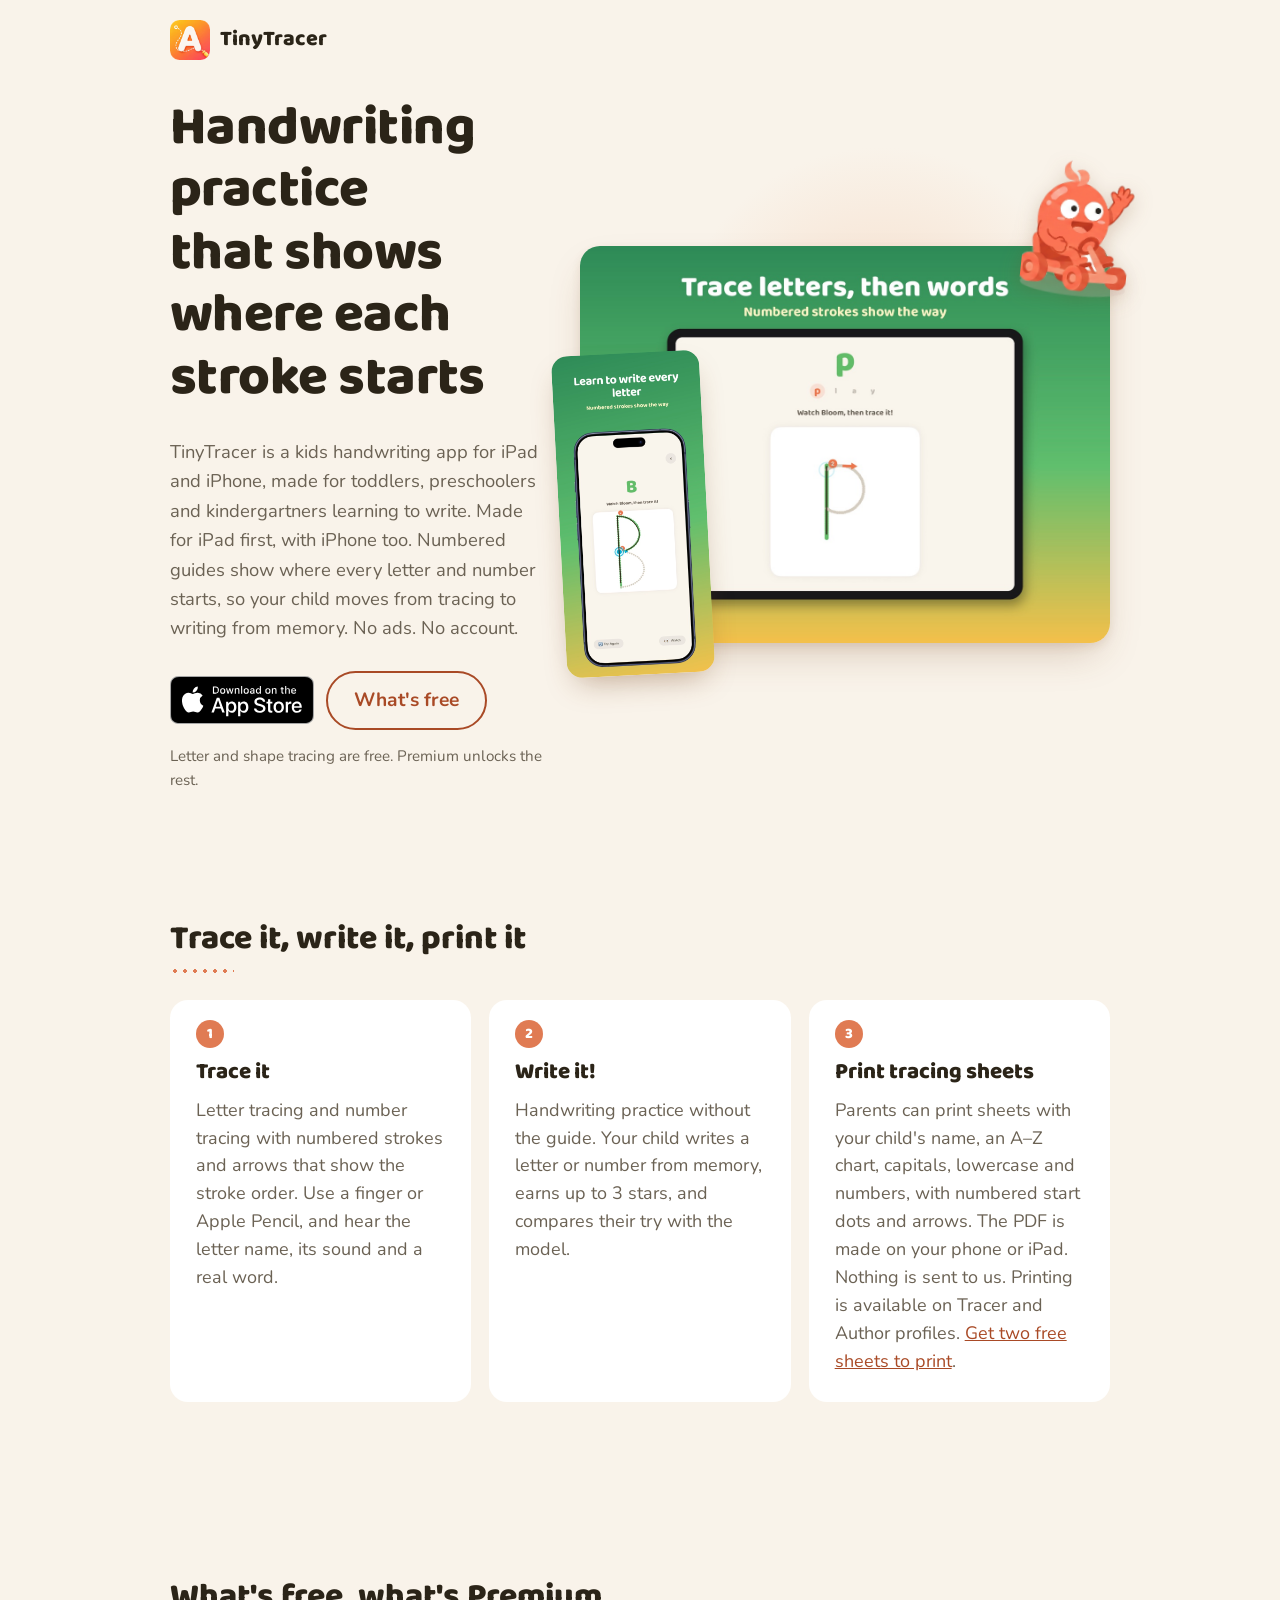
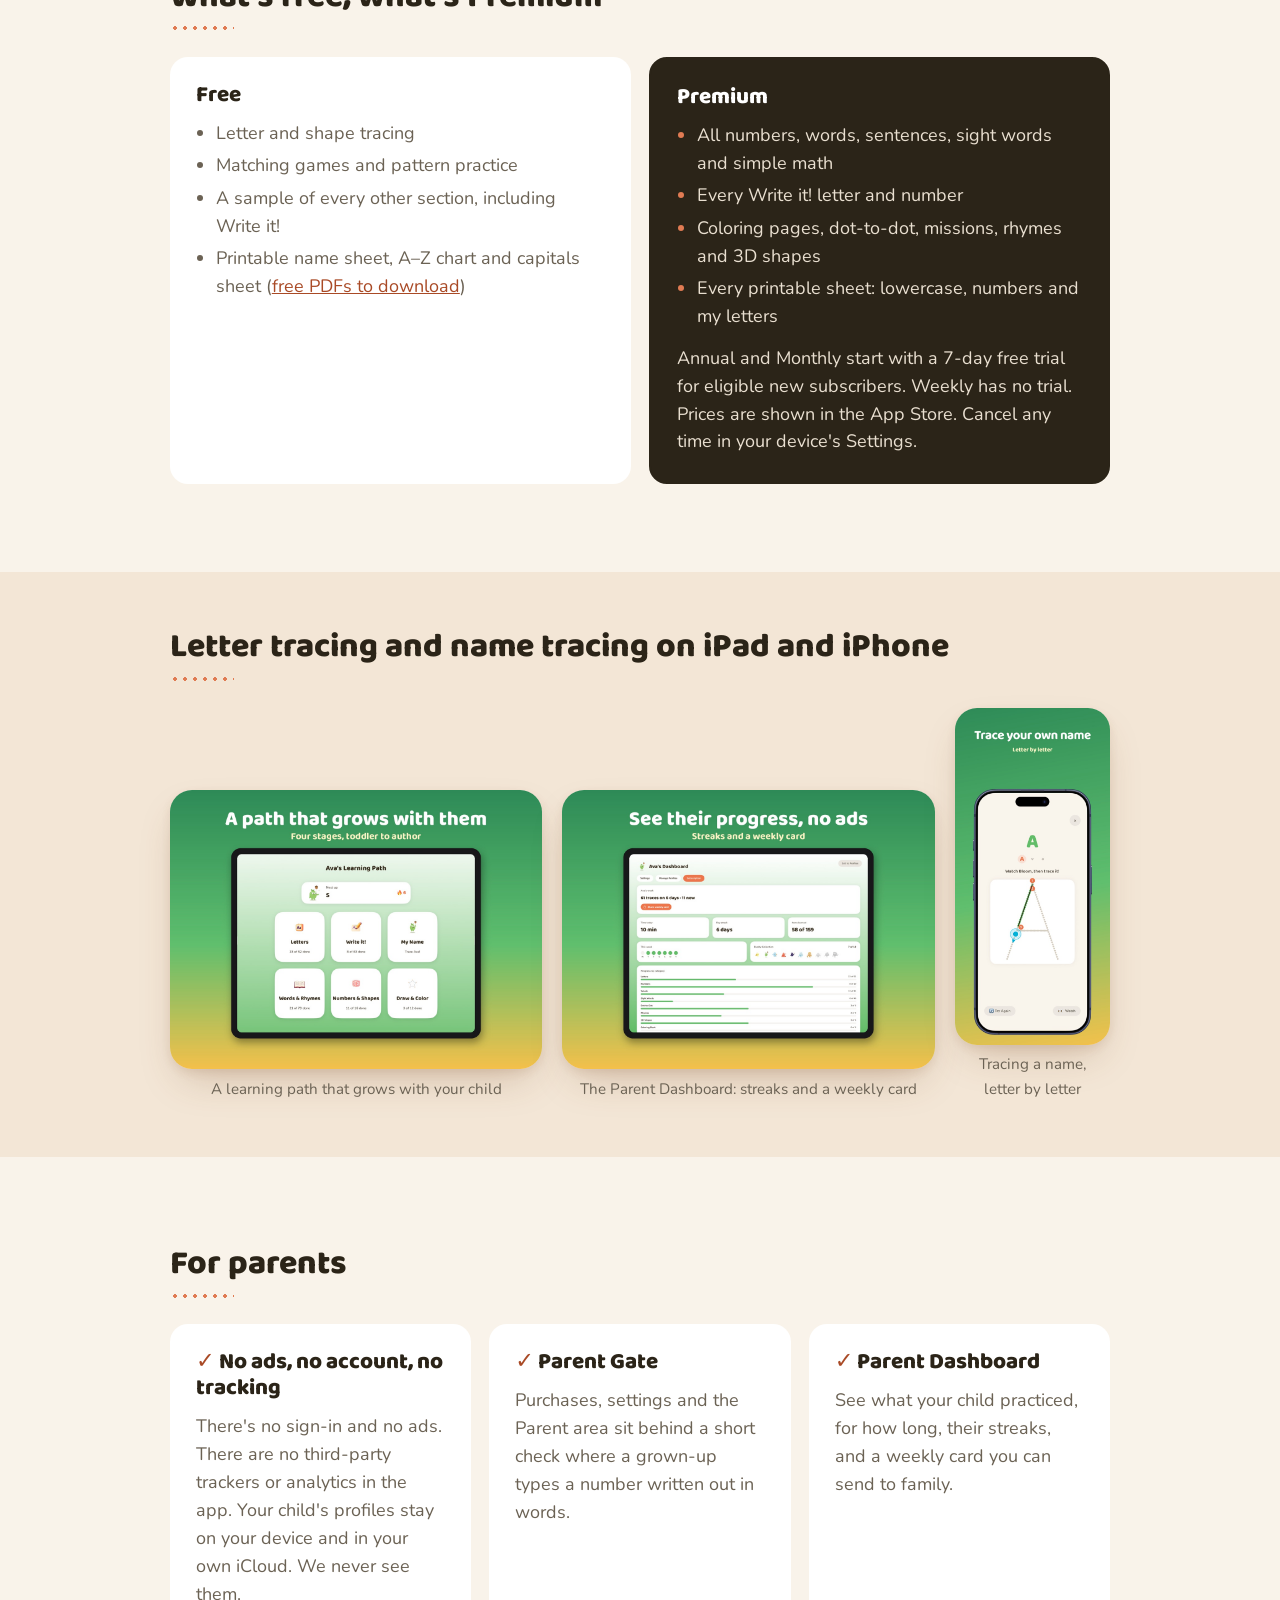
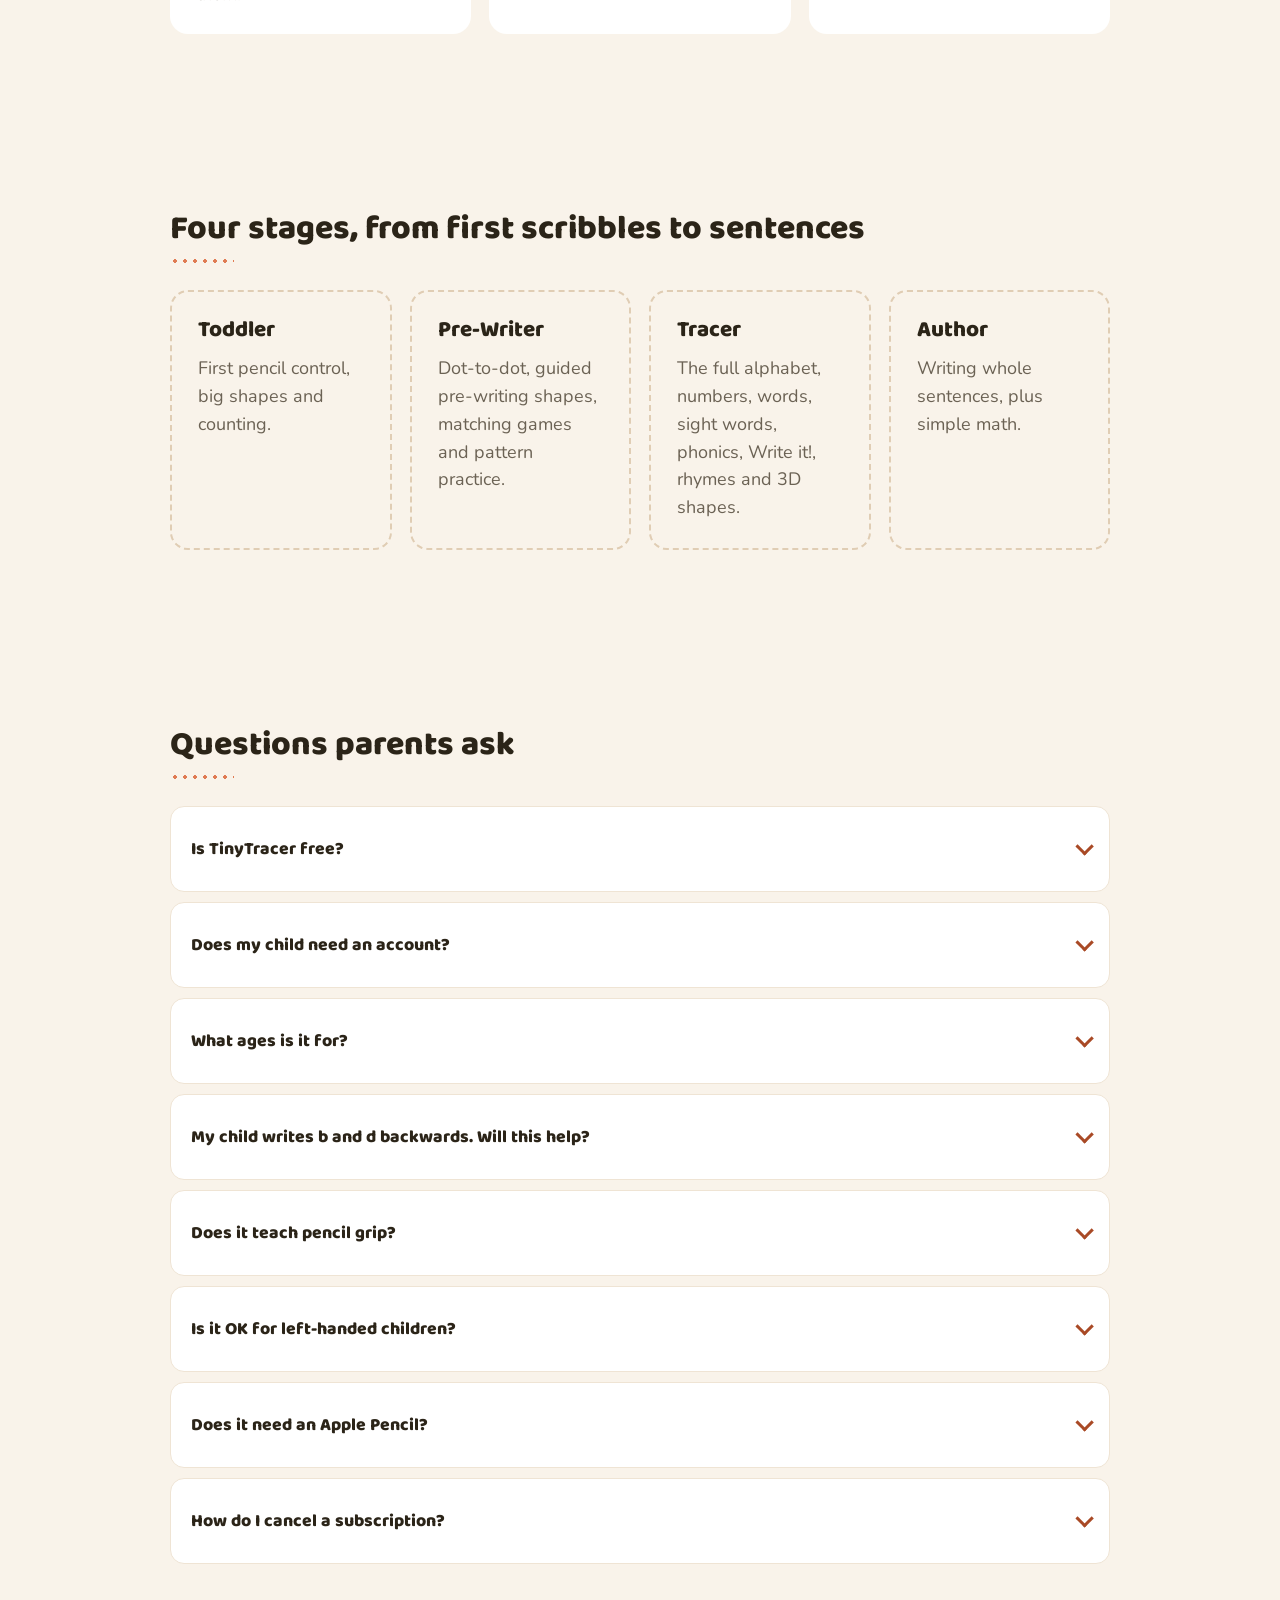
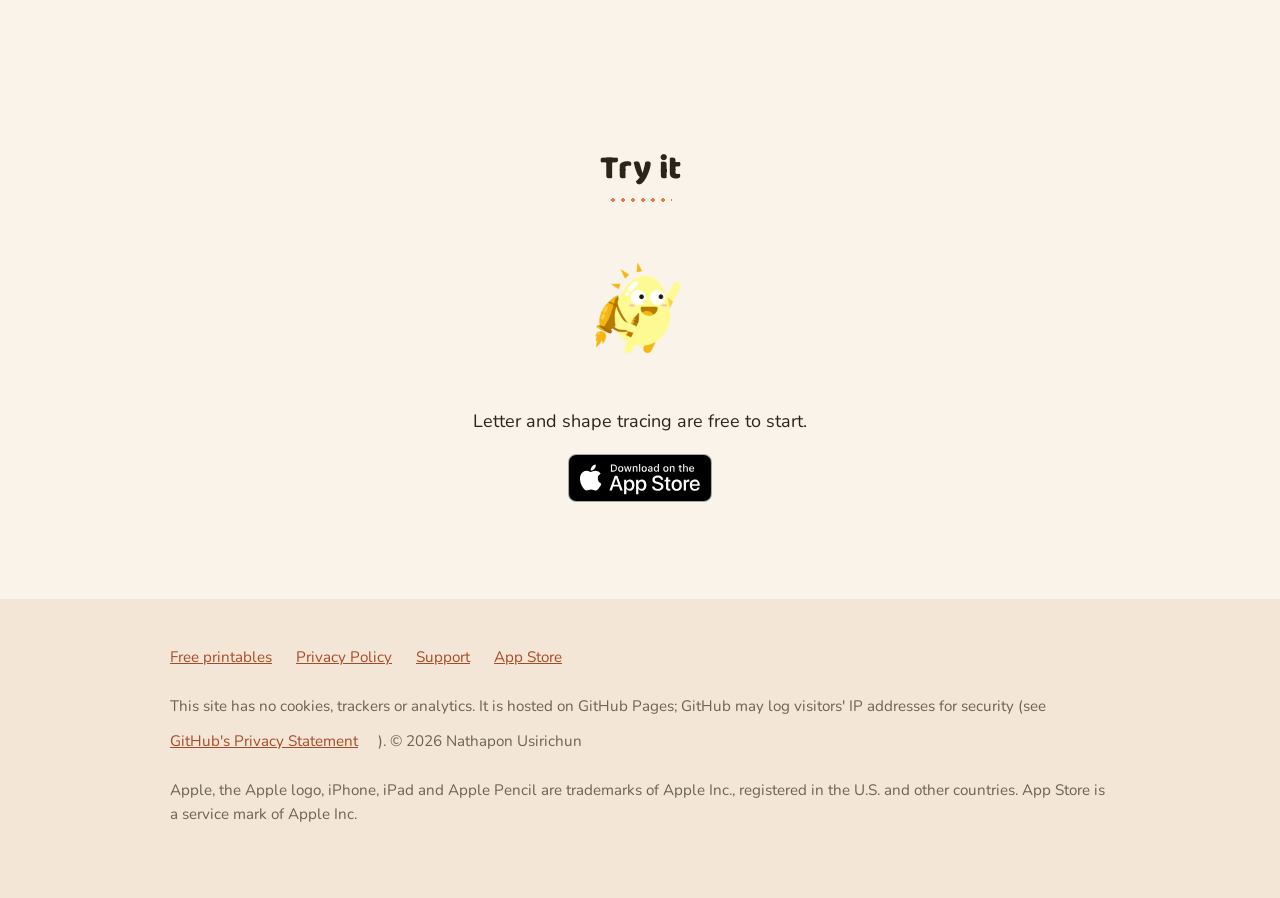
<file: index.html>
<!doctype html>
<html lang="en">
<head>
<meta charset="utf-8">
<meta name="viewport" content="width=device-width,initial-scale=1">
<title>Kids Handwriting &amp; Letter Tracing App for iPad | TinyTracer</title>
<meta name="description" content="Kids trace letters and numbers stroke by stroke, then write them from memory. Printable tracing sheets for parents. No ads, no account. iPad and iPhone.">
<link rel="canonical" href="https://tinytracer.app/">
<link rel="preload" href="fonts/Baloo2-ExtraBold.ttf" as="font" type="font/ttf" crossorigin>
<link rel="icon" href="favicon-32.png" type="image/png" sizes="32x32">
<link rel="apple-touch-icon" href="apple-touch-icon.png">
<link rel="stylesheet" href="style.css?v=3">
<meta property="og:type" content="website">
<meta property="og:url" content="https://tinytracer.app/">
<meta property="og:title" content="TinyTracer: Kids Handwriting App">
<meta property="og:description" content="Handwriting practice for toddlers, preschool and kindergarten. Numbered stroke guides, write-from-memory, printable sheets. No ads, no account.">
<meta property="og:image" content="https://tinytracer.app/img/og-image.png">
<meta property="og:image:width" content="1200">
<meta property="og:image:height" content="630">
<meta property="og:image:alt" content="TinyTracer app icon and an iPad tracing the letter p">
<meta name="twitter:card" content="summary_large_image">
<meta name="twitter:image" content="https://tinytracer.app/img/og-image.png">
<script type="application/ld+json">
{"@context":"https://schema.org","@type":"MobileApplication","name":"TinyTracer: Kids Handwriting","applicationCategory":"EducationalApplication","operatingSystem":"iOS, iPadOS","description":"A kids handwriting app: letter and number tracing with numbered stroke guides, write-from-memory practice, and printable tracing sheets. No ads, no account.","url":"https://tinytracer.app/","installUrl":"https://apps.apple.com/app/id6794721203","screenshot":["https://tinytracer.app/img/ipad-trace.jpg","https://tinytracer.app/img/ipad-home.jpg","https://tinytracer.app/img/ipad-dashboard.jpg"],"inLanguage":"en","offers":{"@type":"Offer","price":"0","priceCurrency":"USD"}}
</script>
</head>
<body>
<main class="wrap">
<a class="brand" href="./"><img src="img/app-icon-128.png" width="40" height="40" alt=""><span>TinyTracer</span></a>

<header class="hero">
  <div>
    <h1>Handwriting practice that shows where each stroke starts</h1>
    <p class="sub">TinyTracer is a kids handwriting app for iPad and iPhone, made for toddlers, preschoolers and kindergartners learning to write. Made for iPad first, with iPhone too. Numbered guides show where every letter and number starts, so your child moves from tracing to writing from memory. No ads. No account.</p>
    <div class="ctas">
      <a class="badge" href="https://apps.apple.com/app/id6794721203"><img src="img/app-store-badge.svg" width="144" height="48" alt="Download on the App Store"></a>
      <a class="btn alt" href="#free">What's free</a>
    </div>
    <p class="note">Letter and shape tracing are free. Premium unlocks the rest.</p>
  </div>
  <div class="visual">
    <img class="ipad" src="img/ipad-trace.jpg" width="600" height="450" fetchpriority="high" alt="TinyTracer on iPad: tracing the letter p with numbered strokes">
    <img class="buddy" src="img/pip-wave.png" width="243" height="323" alt="Pip, a TinyTracer buddy, waving">
    <img class="phone" src="img/trace.jpg" width="140" height="304" alt="TinyTracer on iPhone: tracing the letter B">
  </div>
</header>

<section aria-labelledby="do">
  <h2 id="do">Trace it, write it, print it</h2>
  <div class="grid three steps">
    <div class="card"><h3>Trace it</h3><p>Letter tracing and number tracing with numbered strokes and arrows that show the stroke order. Use a finger or Apple Pencil, and hear the letter name, its sound and a real word.</p></div>
    <div class="card"><h3>Write it!</h3><p>Handwriting practice without the guide. Your child writes a letter or number from memory, earns up to 3 stars, and compares their try with the model.</p></div>
    <div class="card" id="sheets"><h3>Print tracing sheets</h3><p>Parents can print sheets with your child's name, an A–Z chart, capitals, lowercase and numbers, with numbered start dots and arrows. The PDF is made on your phone or iPad. Nothing is sent to us. Printing is available on Tracer and Author profiles. <a href="printables/">Get two free sheets to print</a>.</p></div>
  </div>
</section>

<section aria-labelledby="free">
  <h2 id="free">What's free, what's Premium</h2>
  <div class="grid two">
    <div class="card"><h3>Free</h3>
      <ul><li>Letter and shape tracing</li><li>Matching games and pattern practice</li><li>A sample of every other section, including Write it!</li><li>Printable name sheet, A–Z chart and capitals sheet (<a href="printables/">free PDFs to download</a>)</li></ul>
    </div>
    <div class="card premium"><h3>Premium</h3>
      <ul><li>All numbers, words, sentences, sight words and simple math</li><li>Every Write it! letter and number</li><li>Coloring pages, dot-to-dot, missions, rhymes and 3D shapes</li><li>Every printable sheet: lowercase, numbers and my letters</li></ul>
      <p>Annual and Monthly start with a 7-day free trial for eligible new subscribers. Weekly has no trial. Prices are shown in the App Store. Cancel any time in your device's Settings.</p>
    </div>
  </div>
</section>

<section aria-labelledby="see" class="band">
  <div class="wrap">
    <h2 id="see">Letter tracing and name tracing on iPad and iPhone</h2>
    <div class="shots wide">
      <figure><img src="img/ipad-home.jpg" width="600" height="450" loading="lazy" alt="TinyTracer on iPad: a child's learning path with letters, Write it!, my name, words, numbers and coloring"><figcaption>A learning path that grows with your child</figcaption></figure>
      <figure><img src="img/ipad-dashboard.jpg" width="600" height="450" loading="lazy" alt="TinyTracer Parent Dashboard on iPad: weekly card, streak and progress by category"><figcaption>The Parent Dashboard: streaks and a weekly card</figcaption></figure>
      <figure class="tall"><img src="img/name-trace.jpg" width="260" height="565" loading="lazy" alt="TinyTracer on iPhone: name tracing, letter by letter"><figcaption>Tracing a name, letter by letter</figcaption></figure>
    </div>
  </div>
</section>

<section aria-labelledby="parents">
  <h2 id="parents">For parents</h2>
  <div class="grid three ticks">
    <div class="card"><h3>No ads, no account, no tracking</h3><p>There's no sign-in and no ads. There are no third-party trackers or analytics in the app. Your child's profiles stay on your device and in your own iCloud. We never see them.</p></div>
    <div class="card"><h3>Parent Gate</h3><p>Purchases, settings and the Parent area sit behind a short check where a grown-up types a number written out in words.</p></div>
    <div class="card"><h3>Parent Dashboard</h3><p>See what your child practiced, for how long, their streaks, and a weekly card you can send to family.</p></div>
  </div>
</section>

<section aria-labelledby="stages">
  <h2 id="stages">Four stages, from first scribbles to sentences</h2>
  <div class="grid four dashed">
    <div class="card"><h3>Toddler</h3><p>First pencil control, big shapes and counting.</p></div>
    <div class="card"><h3>Pre-Writer</h3><p>Dot-to-dot, guided pre-writing shapes, matching games and pattern practice.</p></div>
    <div class="card"><h3>Tracer</h3><p>The full alphabet, numbers, words, sight words, phonics, Write it!, rhymes and 3D shapes.</p></div>
    <div class="card"><h3>Author</h3><p>Writing whole sentences, plus simple math.</p></div>
  </div>
</section>

<section aria-labelledby="faq">
  <h2 id="faq">Questions parents ask</h2>
  <details><summary>Is TinyTracer free?</summary><p>Letter and shape tracing, matching games and pattern practice are free, with a free sample of every other section. Premium unlocks the rest.</p></details>
  <details><summary>Does my child need an account?</summary><p>No. There is no sign-in. Profiles stay on your device and, if you use iCloud, in your own iCloud account.</p></details>
  <details><summary>What ages is it for?</summary><p>Kids learning their first letters, roughly toddler through kindergarten, with four stages from first scribbles to sentences. Some older kids who are still practicing letter formation enjoy it too, though the style is bright and playful, so very confident writers may find it too easy. The App Store lists TinyTracer as Made for Ages 0–5, which is Apple's Kids category label.</p></details>
  <details><summary>My child writes b and d backwards. Will this help?</summary><p>We can't promise it will fix it. Every letter starts at a numbered dot with an arrow, so b and d start in different places each time. Many young children reverse letters. If you're worried, ask their teacher or doctor.</p></details>
  <details><summary>Does it teach pencil grip?</summary><p>No. A finger or Apple Pencil on glass isn't the same as a pencil on paper. That's one reason the printable sheets exist: print one and practice with a real pencil.</p></details>
  <details><summary>Is it OK for left-handed children?</summary><p>Tracing works with either hand. A left-handed layout isn't in the app yet, and it's planned for a later update.</p></details>
  <details><summary>Does it need an Apple Pencil?</summary><p>No. A finger works. Apple Pencil works on iPad if you have one.</p></details>
  <details><summary>How do I cancel a subscription?</summary><p>In the Settings app, tap your name, then Subscriptions, then TinyTracer. Subscriptions are managed by Apple.</p></details>
</section>

<section class="closing" aria-labelledby="try">
  <h2 id="try">Try it</h2>
  <img class="buddy-closing" src="img/sunny.png" width="160" height="160" loading="lazy" alt="Sunny, a TinyTracer buddy">
  <p>Letter and shape tracing are free to start.</p>
  <a class="badge" href="https://apps.apple.com/app/id6794721203"><img src="img/app-store-badge.svg" width="144" height="48" alt="Download on the App Store"></a>
</section>

</main>
<footer>
  <div class="wrap">
    <a href="printables/">Free printables</a>
    <a href="https://nusirichun.github.io/tinytracer-legal/">Privacy Policy</a>
    <a href="https://nusirichun.github.io/tinytracer-legal/support.html">Support</a>
    <a href="https://apps.apple.com/app/id6794721203">App Store</a>
    <p>This site has no cookies, trackers or analytics. It is hosted on GitHub Pages; GitHub may log visitors' IP addresses for security (see <a href="https://docs.github.com/site-policy/privacy-policies/github-general-privacy-statement">GitHub's Privacy Statement</a>). © 2026 Nathapon Usirichun</p>
    <p>Apple, the Apple logo, iPhone, iPad and Apple Pencil are trademarks of Apple Inc., registered in the U.S. and other countries. App Store is a service mark of Apple Inc.</p>
  </div>
</footer>
</body>
</html>
</file>
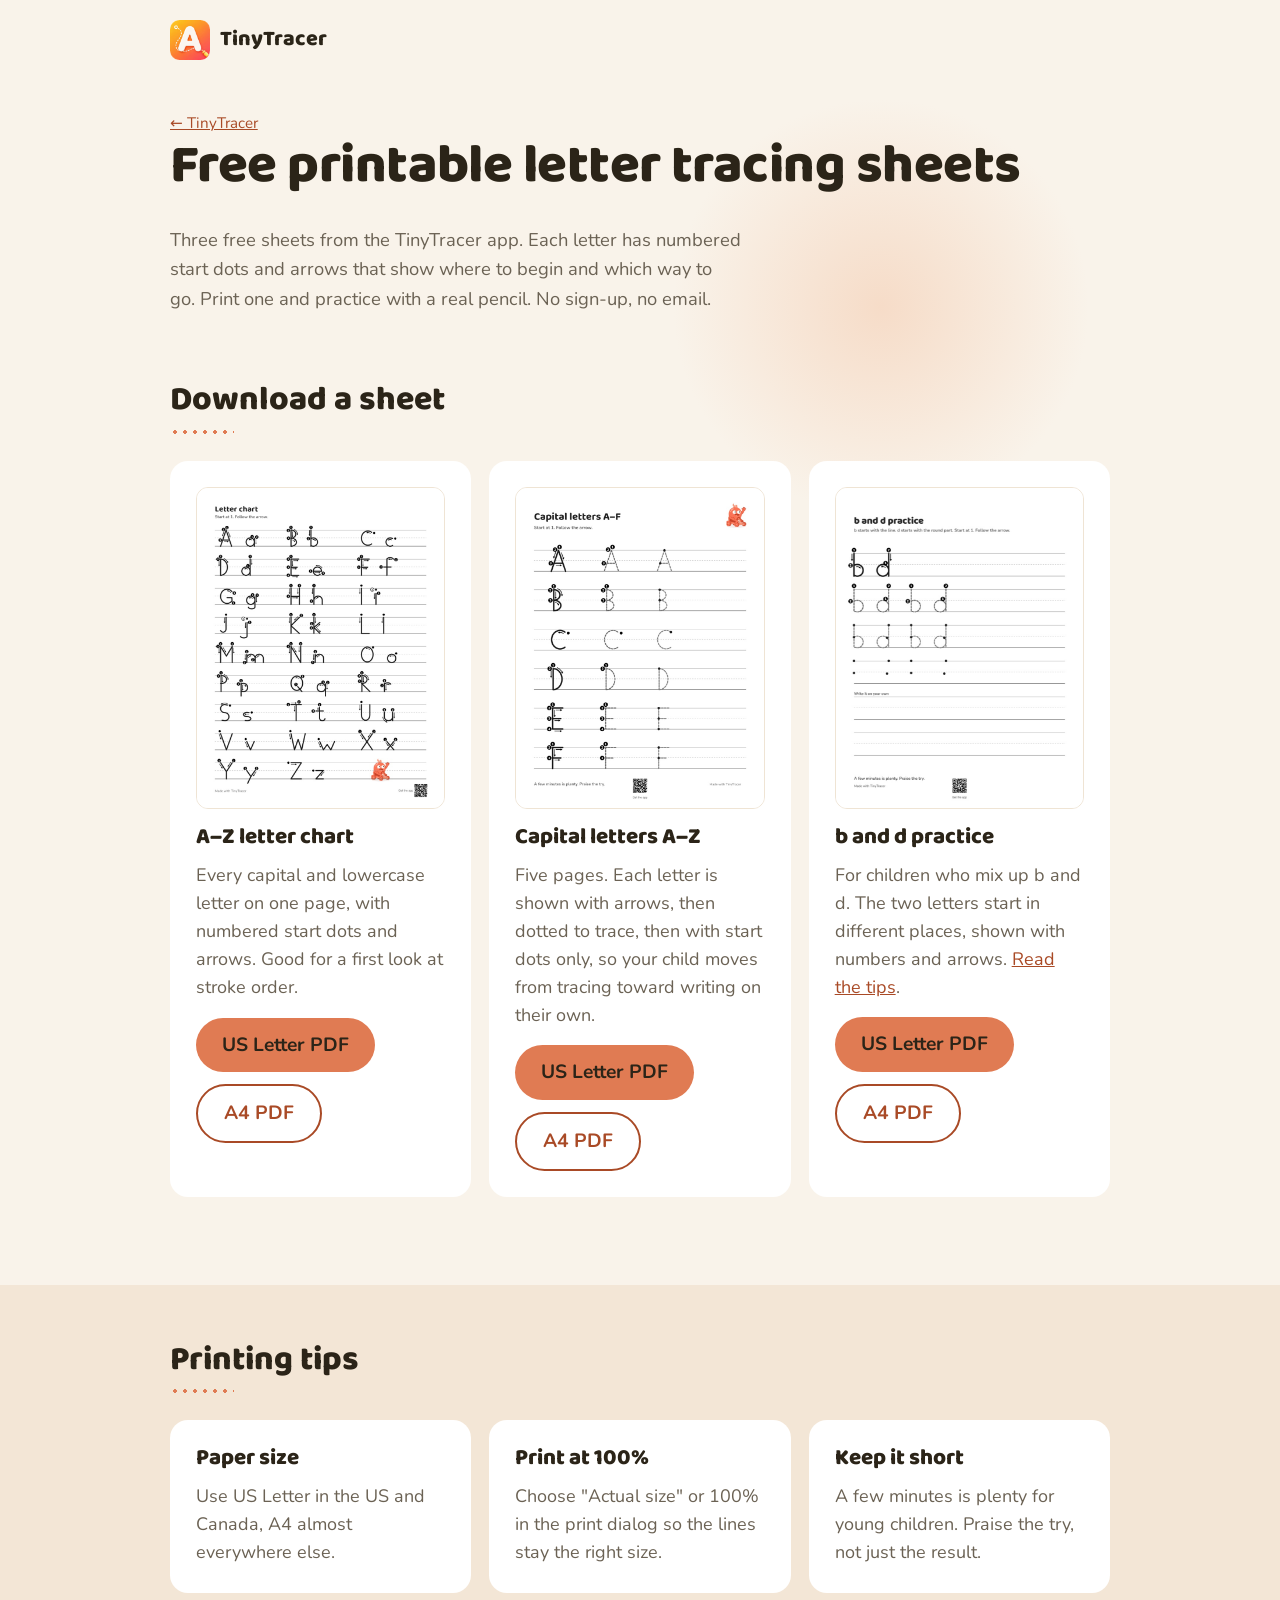
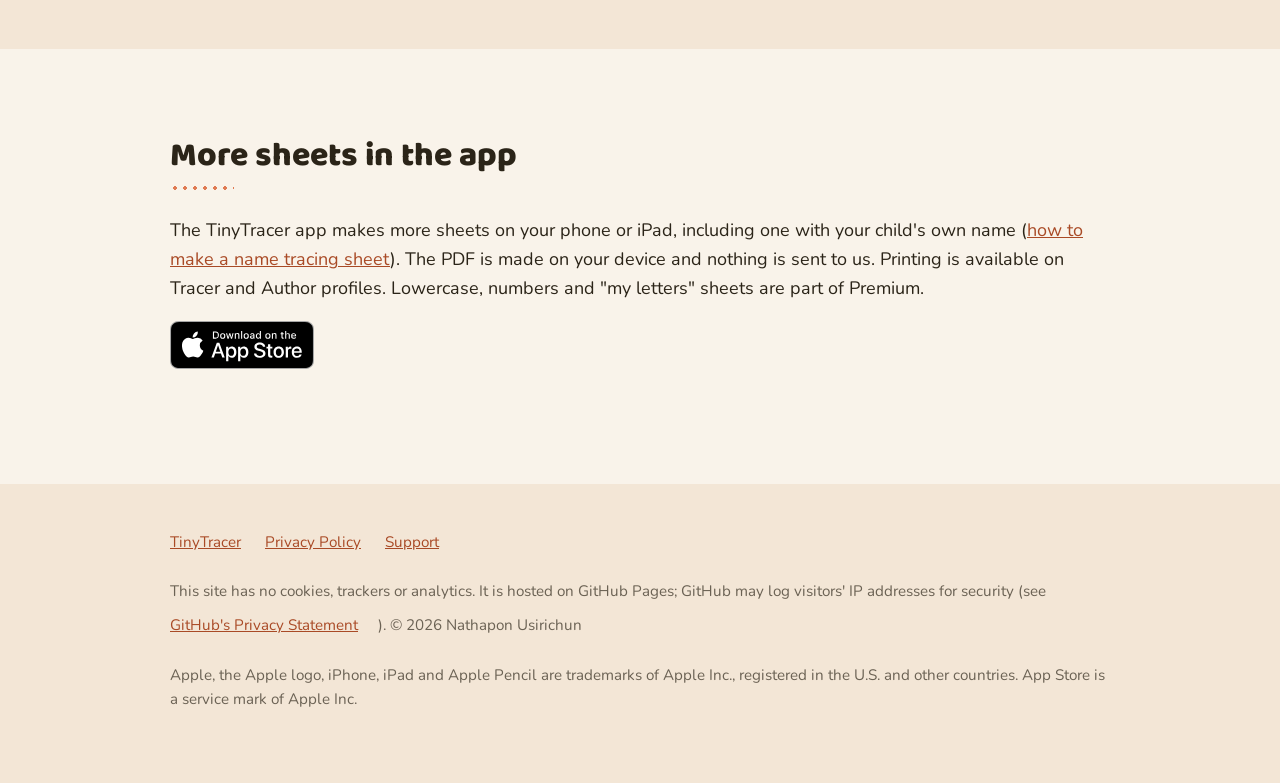
<file: printables/index.html>
<!doctype html>
<html lang="en">
<head>
<meta charset="utf-8">
<meta name="viewport" content="width=device-width,initial-scale=1">
<title>Free Printable Letter Tracing Sheets (PDF) | TinyTracer</title>
<meta name="description" content="Free printable letter tracing sheets for kids: an A–Z chart, capital letters and a b and d practice sheet, with numbered start dots and arrows. Print and practice with a real pencil.">
<link rel="canonical" href="https://tinytracer.app/printables/">
<link rel="preload" href="../fonts/Baloo2-ExtraBold.ttf" as="font" type="font/ttf" crossorigin>
<link rel="icon" href="../favicon-32.png" type="image/png" sizes="32x32">
<link rel="apple-touch-icon" href="../apple-touch-icon.png">
<link rel="stylesheet" href="../style.css?v=3">
<meta property="og:type" content="website">
<meta property="og:url" content="https://tinytracer.app/printables/">
<meta property="og:title" content="Free printable letter tracing sheets">
<meta property="og:description" content="An A–Z chart and capital letters with numbered start dots and arrows. Free PDFs, no sign-up.">
<meta property="og:image" content="https://tinytracer.app/printables/preview-capitals.jpg">
<meta name="twitter:card" content="summary_large_image">
<script type="application/ld+json">
{"@context":"https://schema.org","@type":"BreadcrumbList","itemListElement":[{"@type":"ListItem","position":1,"name":"TinyTracer","item":"https://tinytracer.app/"},{"@type":"ListItem","position":2,"name":"Free printables","item":"https://tinytracer.app/printables/"}]}
</script>
</head>
<body>
<main class="wrap">
<a class="brand" href="../"><img src="../img/app-icon-128.png" width="40" height="40" alt=""><span>TinyTracer</span></a>

<header class="hero single">
  <div>
    <p class="note"><a href="../">← TinyTracer</a></p>
    <h1>Free printable letter tracing sheets</h1>
    <p class="sub">Three free sheets from the TinyTracer app. Each letter has numbered start dots and arrows that show where to begin and which way to go. Print one and practice with a real pencil. No sign-up, no email.</p>
  </div>
</header>

<section aria-labelledby="sheets" class="sheet-section">
  <h2 id="sheets">Download a sheet</h2>
  <div class="grid three">
    <div class="card sheet">
      <img src="preview-a-z-chart.jpg" width="720" height="932" loading="lazy" alt="A printable A–Z letter chart: each capital and lowercase letter with numbered start dots and arrows on handwriting lines">
      <h3>A–Z letter chart</h3>
      <p>Every capital and lowercase letter on one page, with numbered start dots and arrows. Good for a first look at stroke order.</p>
      <div class="ctas">
        <a class="btn" href="tinytracer-a-z-chart-letter.pdf" download>US Letter PDF</a>
        <a class="btn alt" href="tinytracer-a-z-chart-a4.pdf" download>A4 PDF</a>
      </div>
    </div>
    <div class="card sheet">
      <img src="preview-capitals.jpg" width="720" height="932" loading="lazy" alt="A printable capital letters sheet: letters A to F, each traced once with arrows, then as dotted letters to trace, then with start dots only">
      <h3>Capital letters A–Z</h3>
      <p>Five pages. Each letter is shown with arrows, then dotted to trace, then with start dots only, so your child moves from tracing toward writing on their own.</p>
      <div class="ctas">
        <a class="btn" href="tinytracer-capitals-letter.pdf" download>US Letter PDF</a>
        <a class="btn alt" href="tinytracer-capitals-a4.pdf" download>A4 PDF</a>
      </div>
    </div>
    <div class="card sheet">
      <img src="preview-b-d.jpg" width="772" height="1000" loading="lazy" alt="A printable b and d practice sheet: b and d traced with numbered start dots and arrows, then dotted, then start dots only, then blank lines to write on">
      <h3>b and d practice</h3>
      <p>For children who mix up b and d. The two letters start in different places, shown with numbers and arrows. <a href="../guides/b-d-tracing/">Read the tips</a>.</p>
      <div class="ctas">
        <a class="btn" href="tinytracer-b-d-letter.pdf" download>US Letter PDF</a>
        <a class="btn alt" href="tinytracer-b-d-a4.pdf" download>A4 PDF</a>
      </div>
    </div>
  </div>
</section>

<section aria-labelledby="tips" class="band">
  <div class="wrap">
    <h2 id="tips">Printing tips</h2>
    <div class="grid three">
      <div class="card"><h3>Paper size</h3><p>Use US Letter in the US and Canada, A4 almost everywhere else.</p></div>
      <div class="card"><h3>Print at 100%</h3><p>Choose "Actual size" or 100% in the print dialog so the lines stay the right size.</p></div>
      <div class="card"><h3>Keep it short</h3><p>A few minutes is plenty for young children. Praise the try, not just the result.</p></div>
    </div>
  </div>
</section>

<section aria-labelledby="more">
  <h2 id="more">More sheets in the app</h2>
  <p>The TinyTracer app makes more sheets on your phone or iPad, including one with your child's own name (<a href="../guides/name-tracing-sheet/">how to make a name tracing sheet</a>). The PDF is made on your device and nothing is sent to us. Printing is available on Tracer and Author profiles. Lowercase, numbers and "my letters" sheets are part of Premium.</p>
  <p><a class="badge" href="https://apps.apple.com/app/id6794721203"><img src="../img/app-store-badge.svg" width="144" height="48" alt="Download on the App Store"></a></p>
</section>

</main>
<footer>
  <div class="wrap">
    <a href="../">TinyTracer</a>
    <a href="https://nusirichun.github.io/tinytracer-legal/">Privacy Policy</a>
    <a href="https://nusirichun.github.io/tinytracer-legal/support.html">Support</a>
    <p>This site has no cookies, trackers or analytics. It is hosted on GitHub Pages; GitHub may log visitors' IP addresses for security (see <a href="https://docs.github.com/site-policy/privacy-policies/github-general-privacy-statement">GitHub's Privacy Statement</a>). © 2026 Nathapon Usirichun</p>
    <p>Apple, the Apple logo, iPhone, iPad and Apple Pencil are trademarks of Apple Inc., registered in the U.S. and other countries. App Store is a service mark of Apple Inc.</p>
  </div>
</footer>
</body>
</html>
</file>
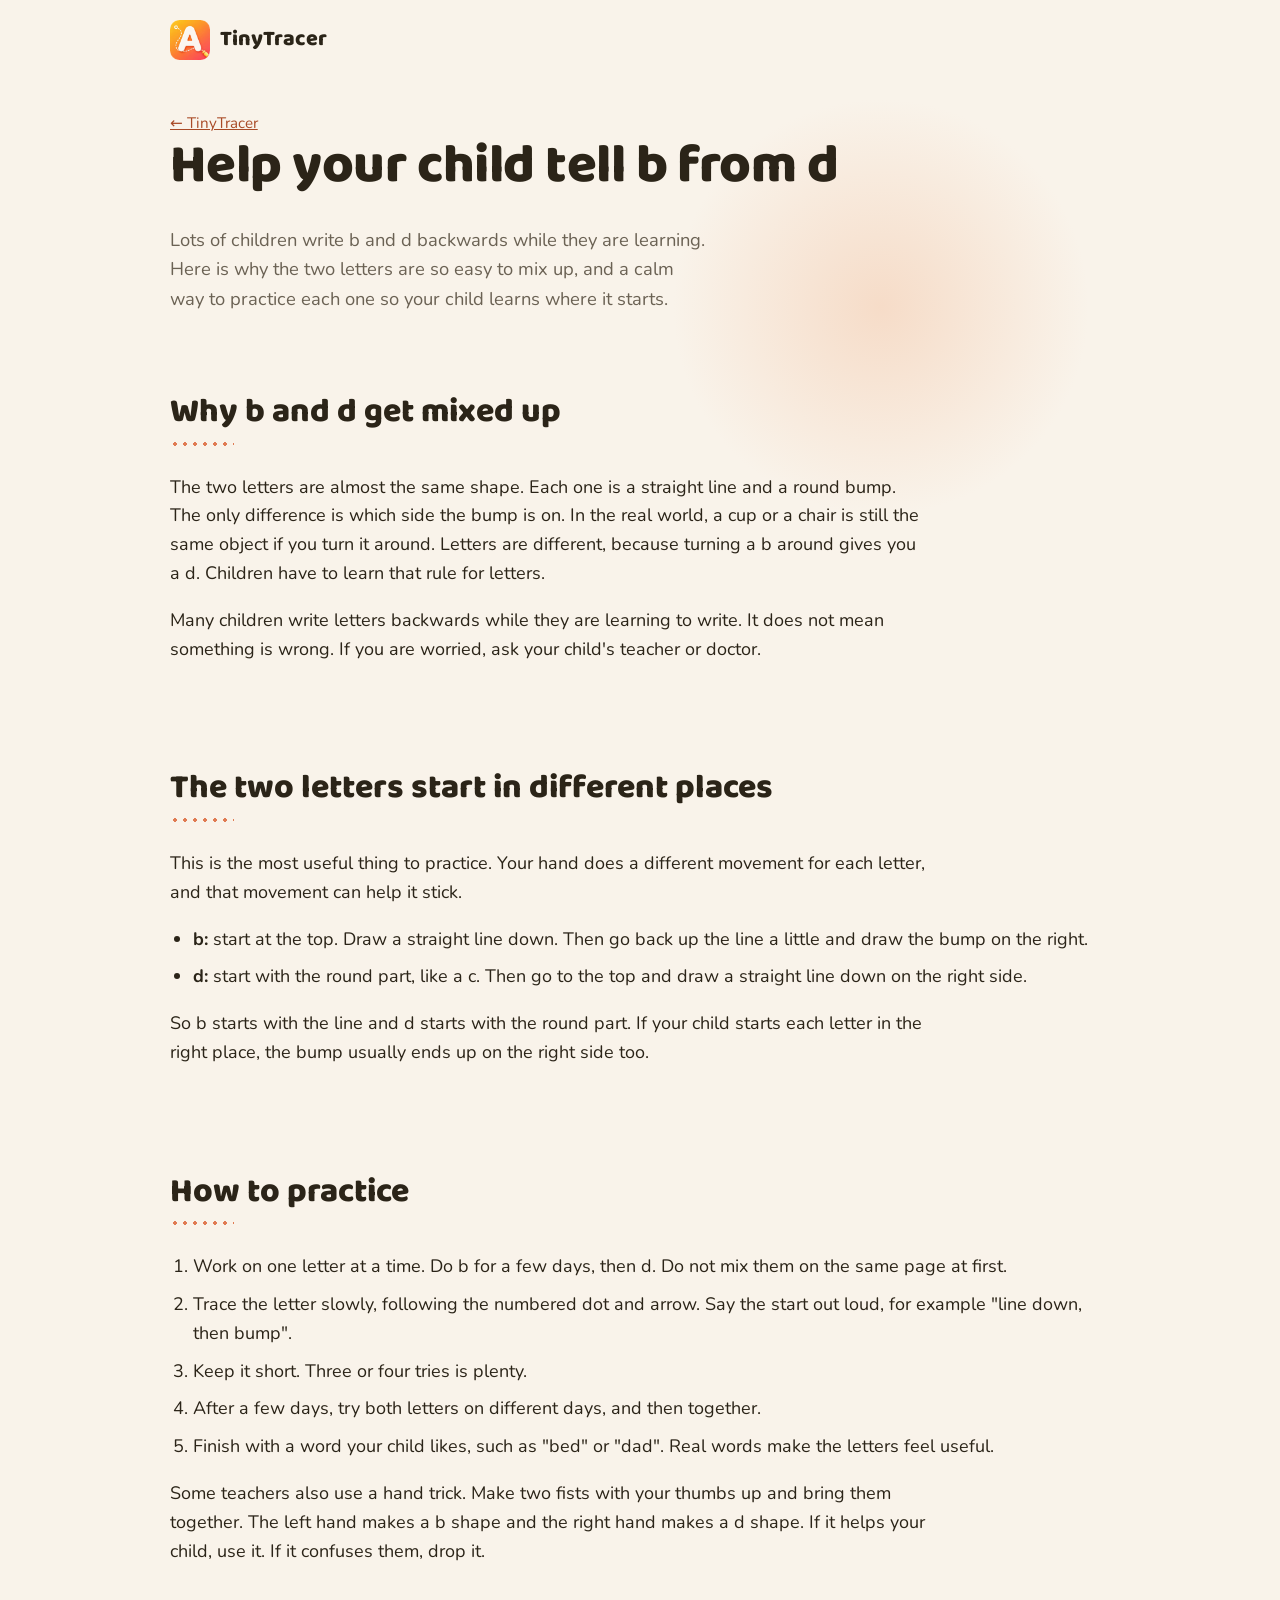
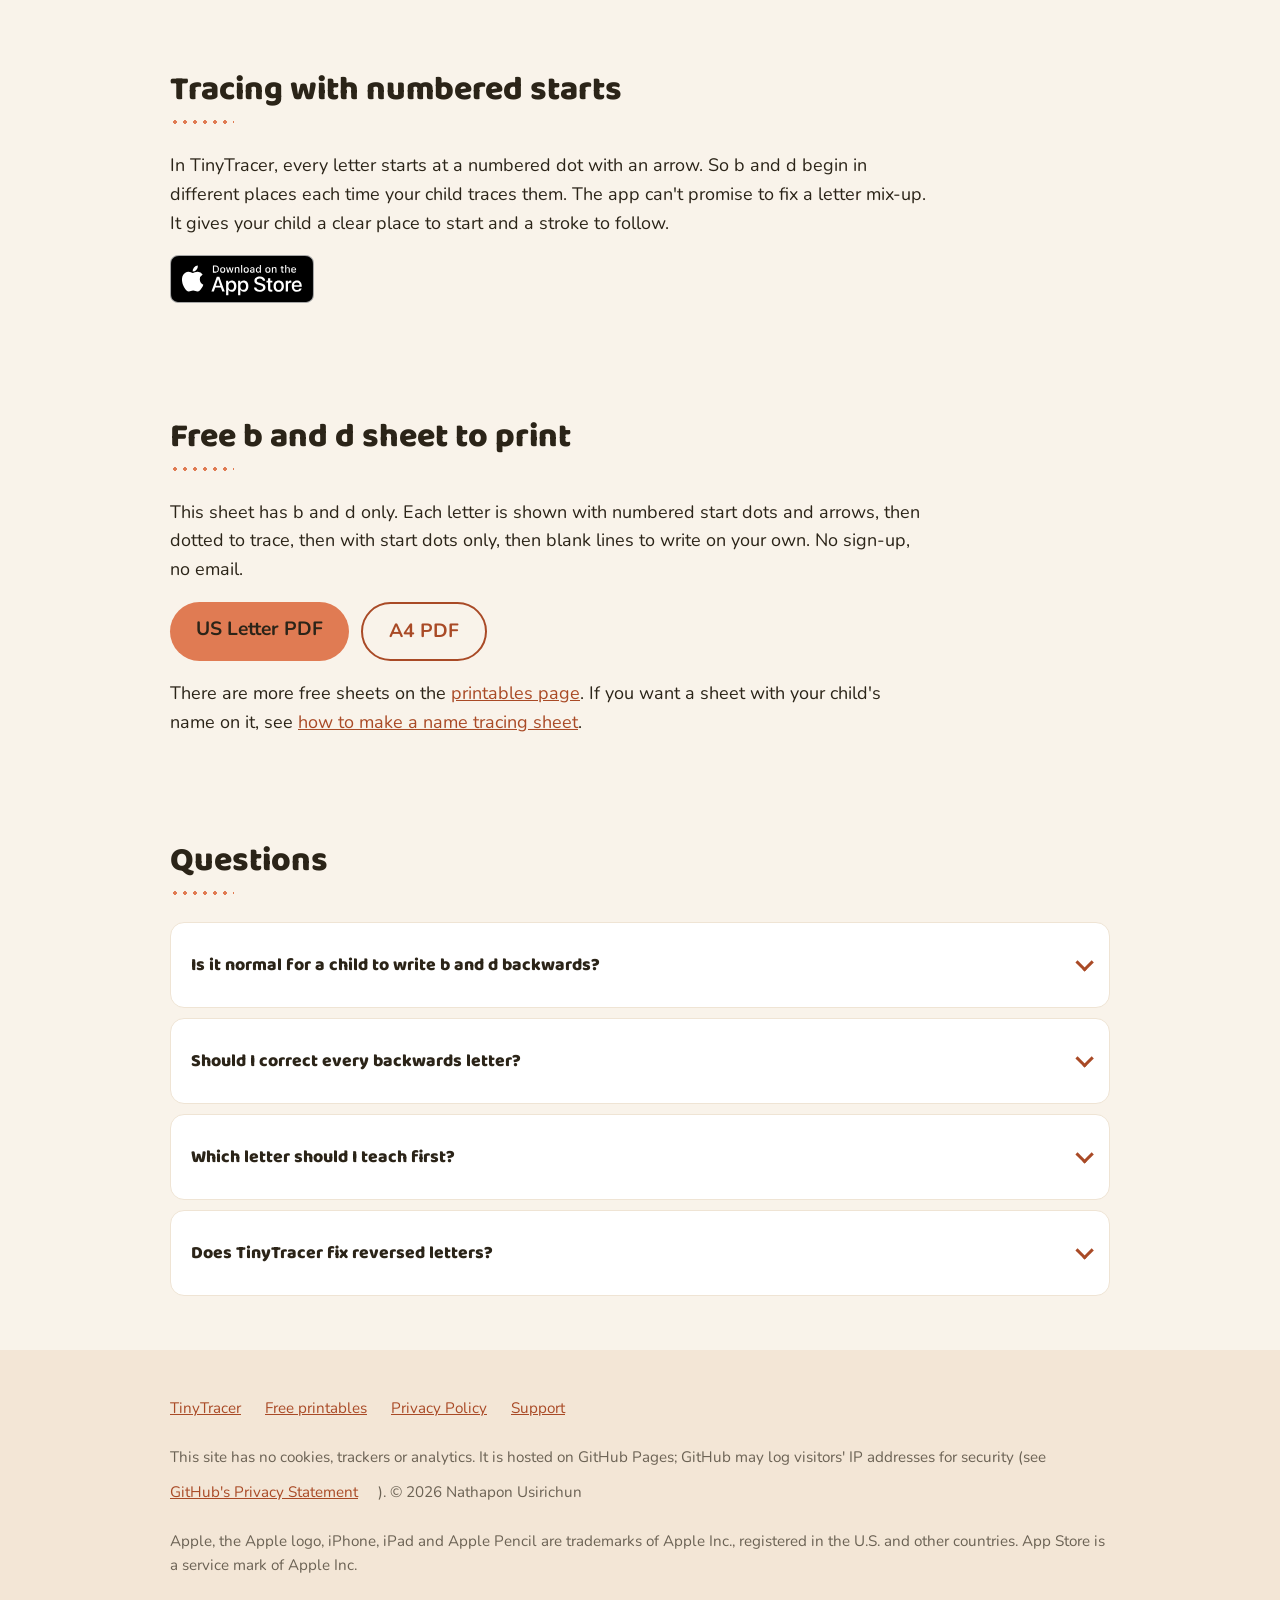
<file: guides/b-d-tracing/index.html>
<!doctype html>
<html lang="en">
<head>
<meta charset="utf-8">
<meta name="viewport" content="width=device-width,initial-scale=1">
<title>b and d Tracing Tips for Kids Who Mix Them Up | TinyTracer</title>
<meta name="description" content="Why children mix up b and d, how the two letters start in different places, and a simple way to practice each one with tracing. No promises, just practice.">
<link rel="canonical" href="https://tinytracer.app/guides/b-d-tracing/">
<link rel="preload" href="../../fonts/Baloo2-ExtraBold.ttf" as="font" type="font/ttf" crossorigin>
<link rel="icon" href="../../favicon-32.png" type="image/png" sizes="32x32">
<link rel="apple-touch-icon" href="../../apple-touch-icon.png">
<link rel="stylesheet" href="../../style.css?v=3">
<meta property="og:type" content="article">
<meta property="og:url" content="https://tinytracer.app/guides/b-d-tracing/">
<meta property="og:title" content="Help your child tell b from d">
<meta property="og:description" content="Why b and d get mixed up, a simple way to practice each, and a free b and d sheet.">
<meta property="og:image" content="https://tinytracer.app/img/og-image.png">
<meta name="twitter:card" content="summary_large_image">
<script type="application/ld+json">
{"@context":"https://schema.org","@type":"BreadcrumbList","itemListElement":[{"@type":"ListItem","position":1,"name":"TinyTracer","item":"https://tinytracer.app/"},{"@type":"ListItem","position":2,"name":"b and d tracing tips","item":"https://tinytracer.app/guides/b-d-tracing/"}]}
</script>
</head>
<body>
<main class="wrap">
<a class="brand" href="../../"><img src="../../img/app-icon-128.png" width="40" height="40" alt=""><span>TinyTracer</span></a>

<header class="hero single">
  <div>
    <p class="note"><a href="../../">← TinyTracer</a></p>
    <h1>Help your child tell b from d</h1>
    <p class="sub">Lots of children write b and d backwards while they are learning. Here is why the two letters are so easy to mix up, and a calm way to practice each one so your child learns where it starts.</p>
  </div>
</header>

<article class="guide">
<section aria-labelledby="why">
  <h2 id="why">Why b and d get mixed up</h2>
  <p>The two letters are almost the same shape. Each one is a straight line and a round bump. The only difference is which side the bump is on. In the real world, a cup or a chair is still the same object if you turn it around. Letters are different, because turning a b around gives you a d. Children have to learn that rule for letters.</p>
  <p>Many children write letters backwards while they are learning to write. It does not mean something is wrong. If you are worried, ask your child's teacher or doctor.</p>
</section>

<section aria-labelledby="start">
  <h2 id="start">The two letters start in different places</h2>
  <p>This is the most useful thing to practice. Your hand does a different movement for each letter, and that movement can help it stick.</p>
  <ul>
    <li><strong>b:</strong> start at the top. Draw a straight line down. Then go back up the line a little and draw the bump on the right.</li>
    <li><strong>d:</strong> start with the round part, like a c. Then go to the top and draw a straight line down on the right side.</li>
  </ul>
  <p>So b starts with the line and d starts with the round part. If your child starts each letter in the right place, the bump usually ends up on the right side too.</p>
</section>

<section aria-labelledby="practice">
  <h2 id="practice">How to practice</h2>
  <ol>
    <li>Work on one letter at a time. Do b for a few days, then d. Do not mix them on the same page at first.</li>
    <li>Trace the letter slowly, following the numbered dot and arrow. Say the start out loud, for example "line down, then bump".</li>
    <li>Keep it short. Three or four tries is plenty.</li>
    <li>After a few days, try both letters on different days, and then together.</li>
    <li>Finish with a word your child likes, such as "bed" or "dad". Real words make the letters feel useful.</li>
  </ol>
  <p>Some teachers also use a hand trick. Make two fists with your thumbs up and bring them together. The left hand makes a b shape and the right hand makes a d shape. If it helps your child, use it. If it confuses them, drop it.</p>
</section>

<section aria-labelledby="tool">
  <h2 id="tool">Tracing with numbered starts</h2>
  <p>In TinyTracer, every letter starts at a numbered dot with an arrow. So b and d begin in different places each time your child traces them. The app can't promise to fix a letter mix-up. It gives your child a clear place to start and a stroke to follow.</p>
  <p><a class="badge" href="https://apps.apple.com/app/id6794721203"><img src="../../img/app-store-badge.svg" width="144" height="48" alt="Download on the App Store"></a></p>
</section>

<section aria-labelledby="free">
  <h2 id="free">Free b and d sheet to print</h2>
  <p>This sheet has b and d only. Each letter is shown with numbered start dots and arrows, then dotted to trace, then with start dots only, then blank lines to write on your own. No sign-up, no email.</p>
  <div class="ctas">
    <a class="btn" href="../../printables/tinytracer-b-d-letter.pdf" download>US Letter PDF</a>
    <a class="btn alt" href="../../printables/tinytracer-b-d-a4.pdf" download>A4 PDF</a>
  </div>
  <p>There are more free sheets on the <a href="../../printables/">printables page</a>. If you want a sheet with your child's name on it, see <a href="../name-tracing-sheet/">how to make a name tracing sheet</a>.</p>
</section>

<section aria-labelledby="faq">
  <h2 id="faq">Questions</h2>
  <details><summary>Is it normal for a child to write b and d backwards?</summary><p>Many young children do while they are learning. If you are worried, ask their teacher or doctor.</p></details>
  <details><summary>Should I correct every backwards letter?</summary><p>You don't need to. Keep it light. Show where the letter starts and let them try again, and praise the try.</p></details>
  <details><summary>Which letter should I teach first?</summary><p>Many parents teach one and let it settle before the other. Pick whichever shows up in your child's name or a word they like.</p></details>
  <details><summary>Does TinyTracer fix reversed letters?</summary><p>We can't promise that. Every letter starts at a numbered dot with an arrow, so b and d start in different places. That gives children something clear to follow.</p></details>
</section>
</article>

</main>
<footer>
  <div class="wrap">
    <a href="../../">TinyTracer</a>
    <a href="../../printables/">Free printables</a>
    <a href="https://nusirichun.github.io/tinytracer-legal/">Privacy Policy</a>
    <a href="https://nusirichun.github.io/tinytracer-legal/support.html">Support</a>
    <p>This site has no cookies, trackers or analytics. It is hosted on GitHub Pages; GitHub may log visitors' IP addresses for security (see <a href="https://docs.github.com/site-policy/privacy-policies/github-general-privacy-statement">GitHub's Privacy Statement</a>). © 2026 Nathapon Usirichun</p>
    <p>Apple, the Apple logo, iPhone, iPad and Apple Pencil are trademarks of Apple Inc., registered in the U.S. and other countries. App Store is a service mark of Apple Inc.</p>
  </div>
</footer>
</body>
</html>
</file>
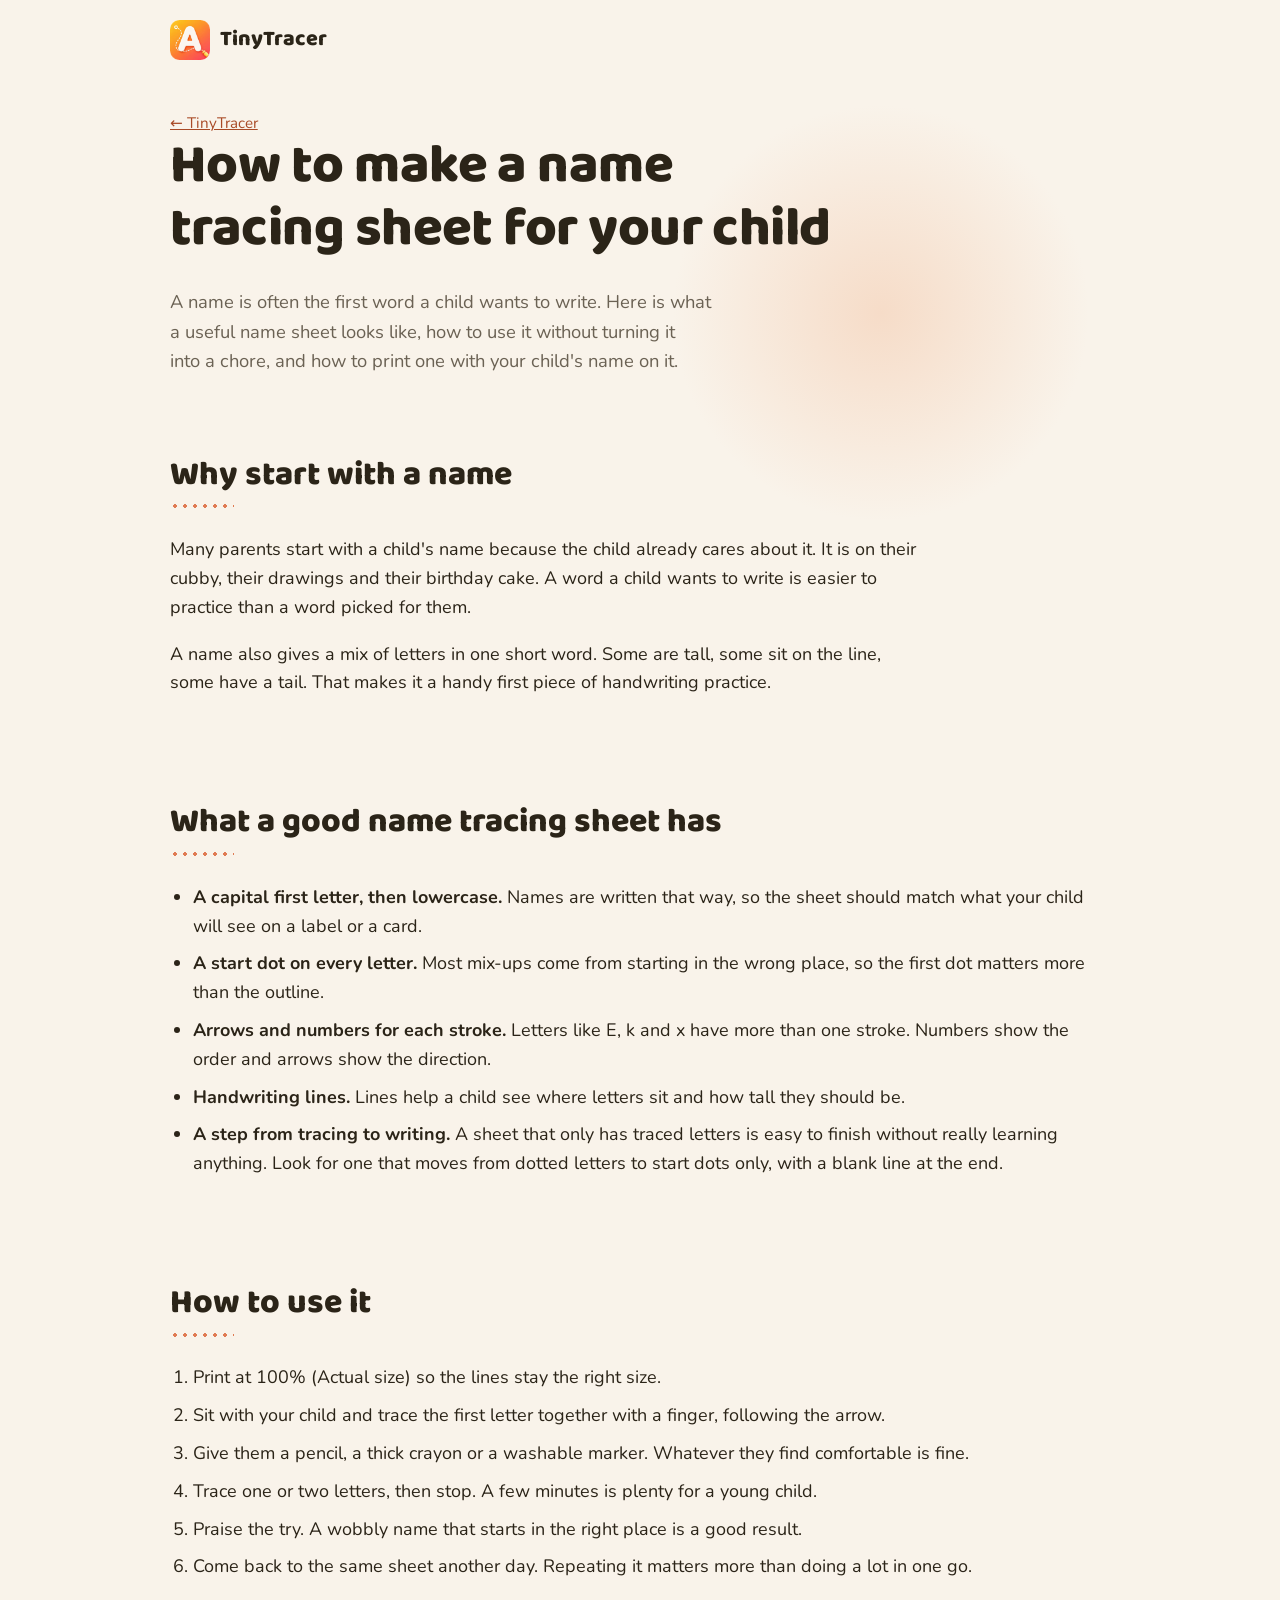
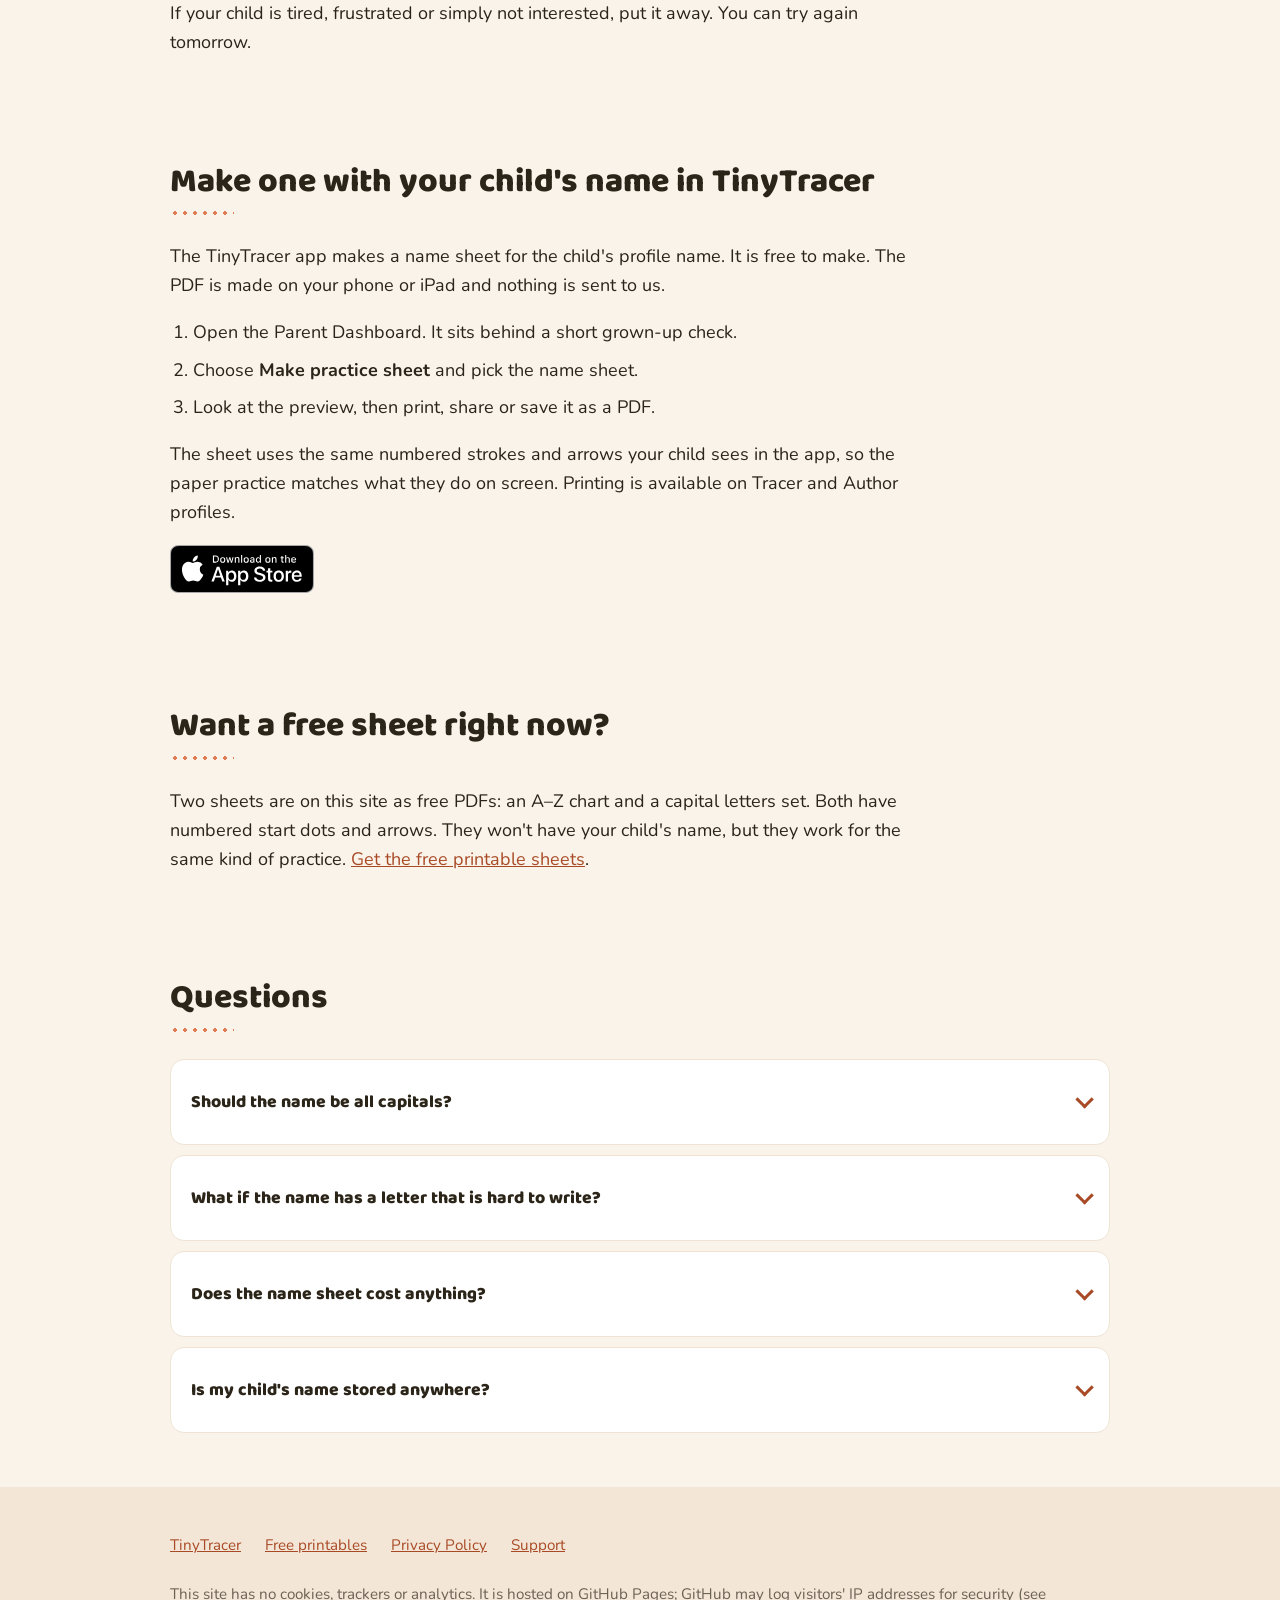
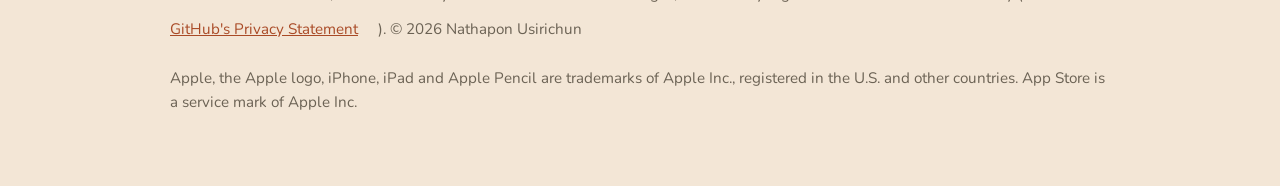
<file: guides/name-tracing-sheet/index.html>
<!doctype html>
<html lang="en">
<head>
<meta charset="utf-8">
<meta name="viewport" content="width=device-width,initial-scale=1">
<title>Name Tracing Sheet for Kids: How to Make One | TinyTracer</title>
<meta name="description" content="How to make a name tracing sheet for your child: what to put on it, how to use it, and how to print one with start dots and arrows from the TinyTracer app.">
<link rel="canonical" href="https://tinytracer.app/guides/name-tracing-sheet/">
<link rel="preload" href="../../fonts/Baloo2-ExtraBold.ttf" as="font" type="font/ttf" crossorigin>
<link rel="icon" href="../../favicon-32.png" type="image/png" sizes="32x32">
<link rel="apple-touch-icon" href="../../apple-touch-icon.png">
<link rel="stylesheet" href="../../style.css?v=3">
<meta property="og:type" content="article">
<meta property="og:url" content="https://tinytracer.app/guides/name-tracing-sheet/">
<meta property="og:title" content="How to make a name tracing sheet for your child">
<meta property="og:description" content="What a good name sheet has, how to use it, and how to print one with start dots and arrows.">
<meta property="og:image" content="https://tinytracer.app/img/og-image.png">
<meta name="twitter:card" content="summary_large_image">
<script type="application/ld+json">
{"@context":"https://schema.org","@type":"BreadcrumbList","itemListElement":[{"@type":"ListItem","position":1,"name":"TinyTracer","item":"https://tinytracer.app/"},{"@type":"ListItem","position":2,"name":"Name tracing sheet","item":"https://tinytracer.app/guides/name-tracing-sheet/"}]}
</script>
</head>
<body>
<main class="wrap">
<a class="brand" href="../../"><img src="../../img/app-icon-128.png" width="40" height="40" alt=""><span>TinyTracer</span></a>

<header class="hero single">
  <div>
    <p class="note"><a href="../../">← TinyTracer</a></p>
    <h1>How to make a name tracing sheet for your child</h1>
    <p class="sub">A name is often the first word a child wants to write. Here is what a useful name sheet looks like, how to use it without turning it into a chore, and how to print one with your child's name on it.</p>
  </div>
</header>

<article class="guide">
<section aria-labelledby="why">
  <h2 id="why">Why start with a name</h2>
  <p>Many parents start with a child's name because the child already cares about it. It is on their cubby, their drawings and their birthday cake. A word a child wants to write is easier to practice than a word picked for them.</p>
  <p>A name also gives a mix of letters in one short word. Some are tall, some sit on the line, some have a tail. That makes it a handy first piece of handwriting practice.</p>
</section>

<section aria-labelledby="has">
  <h2 id="has">What a good name tracing sheet has</h2>
  <ul>
    <li><strong>A capital first letter, then lowercase.</strong> Names are written that way, so the sheet should match what your child will see on a label or a card.</li>
    <li><strong>A start dot on every letter.</strong> Most mix-ups come from starting in the wrong place, so the first dot matters more than the outline.</li>
    <li><strong>Arrows and numbers for each stroke.</strong> Letters like E, k and x have more than one stroke. Numbers show the order and arrows show the direction.</li>
    <li><strong>Handwriting lines.</strong> Lines help a child see where letters sit and how tall they should be.</li>
    <li><strong>A step from tracing to writing.</strong> A sheet that only has traced letters is easy to finish without really learning anything. Look for one that moves from dotted letters to start dots only, with a blank line at the end.</li>
  </ul>
</section>

<section aria-labelledby="use">
  <h2 id="use">How to use it</h2>
  <ol>
    <li>Print at 100% (Actual size) so the lines stay the right size.</li>
    <li>Sit with your child and trace the first letter together with a finger, following the arrow.</li>
    <li>Give them a pencil, a thick crayon or a washable marker. Whatever they find comfortable is fine.</li>
    <li>Trace one or two letters, then stop. A few minutes is plenty for a young child.</li>
    <li>Praise the try. A wobbly name that starts in the right place is a good result.</li>
    <li>Come back to the same sheet another day. Repeating it matters more than doing a lot in one go.</li>
  </ol>
  <p>If your child is tired, frustrated or simply not interested, put it away. You can try again tomorrow.</p>
</section>

<section aria-labelledby="make">
  <h2 id="make">Make one with your child's name in TinyTracer</h2>
  <p>The TinyTracer app makes a name sheet for the child's profile name. It is free to make. The PDF is made on your phone or iPad and nothing is sent to us.</p>
  <ol>
    <li>Open the Parent Dashboard. It sits behind a short grown-up check.</li>
    <li>Choose <strong>Make practice sheet</strong> and pick the name sheet.</li>
    <li>Look at the preview, then print, share or save it as a PDF.</li>
  </ol>
  <p>The sheet uses the same numbered strokes and arrows your child sees in the app, so the paper practice matches what they do on screen. Printing is available on Tracer and Author profiles.</p>
  <p><a class="badge" href="https://apps.apple.com/app/id6794721203"><img src="../../img/app-store-badge.svg" width="144" height="48" alt="Download on the App Store"></a></p>
</section>

<section aria-labelledby="free">
  <h2 id="free">Want a free sheet right now?</h2>
  <p>Two sheets are on this site as free PDFs: an A–Z chart and a capital letters set. Both have numbered start dots and arrows. They won't have your child's name, but they work for the same kind of practice. <a href="../../printables/">Get the free printable sheets</a>.</p>
</section>

<section aria-labelledby="faq">
  <h2 id="faq">Questions</h2>
  <details><summary>Should the name be all capitals?</summary><p>Usually no. Only the first letter is a capital and the rest are lowercase. That is how the name will look in most places.</p></details>
  <details><summary>What if the name has a letter that is hard to write?</summary><p>Do that letter on its own for a few days first, then add it back into the name. Short, relaxed tries work better than long ones.</p></details>
  <details><summary>Does the name sheet cost anything?</summary><p>In TinyTracer, the name sheet, the A–Z chart and the capitals sheet are free. Lowercase, numbers and "my letters" sheets are part of Premium.</p></details>
  <details><summary>Is my child's name stored anywhere?</summary><p>The name comes from the profile on your device. The sheet is made on your device too, and nothing is sent to us.</p></details>
</section>
</article>

</main>
<footer>
  <div class="wrap">
    <a href="../../">TinyTracer</a>
    <a href="../../printables/">Free printables</a>
    <a href="https://nusirichun.github.io/tinytracer-legal/">Privacy Policy</a>
    <a href="https://nusirichun.github.io/tinytracer-legal/support.html">Support</a>
    <p>This site has no cookies, trackers or analytics. It is hosted on GitHub Pages; GitHub may log visitors' IP addresses for security (see <a href="https://docs.github.com/site-policy/privacy-policies/github-general-privacy-statement">GitHub's Privacy Statement</a>). © 2026 Nathapon Usirichun</p>
    <p>Apple, the Apple logo, iPhone, iPad and Apple Pencil are trademarks of Apple Inc., registered in the U.S. and other countries. App Store is a service mark of Apple Inc.</p>
  </div>
</footer>
</body>
</html>
</file>
<file: style.css>
@font-face{font-family:Baloo;src:url(fonts/Baloo2-ExtraBold.ttf);font-weight:800;font-display:swap}
@font-face{font-family:Nunito;src:url(fonts/Nunito-Regular.ttf);font-weight:400;font-display:swap}
@font-face{font-family:Nunito;src:url(fonts/Nunito-Bold.ttf);font-weight:700;font-display:swap}
:root{--cream:#f9f3ea;--coral:#e07b53;--coral-ink:#a94a26;--ink:#2b2418;--muted:#6b6254;--card:#fff;--tint:#f3e6d6}
*{box-sizing:border-box}
body{margin:0;background:var(--cream);color:var(--ink);font:400 18px/1.6 Nunito,system-ui,sans-serif}
h1,h2,h3{font-family:Baloo,system-ui,sans-serif;font-weight:800;line-height:1.15;margin:0 0 .5em}
h1{font-size:clamp(2.1rem,7vw,3.4rem);text-wrap:balance;letter-spacing:-.01em}
h2{font-size:clamp(1.5rem,4vw,2.1rem);margin-bottom:.8em;text-wrap:balance}
h2::after{content:"";display:block;width:64px;height:4px;margin-top:10px;background:radial-gradient(circle,var(--coral) 1.6px,transparent 2px) 0 0/10px 4px repeat-x}
h3{font-size:1.4rem}
a{color:var(--coral-ink)}
a:focus-visible,summary:focus-visible{outline:3px solid var(--coral-ink);outline-offset:3px;border-radius:8px}
.wrap{max-width:980px;margin:0 auto;padding:0 20px}
section{padding:clamp(48px,8vw,88px) 0}
.hero{position:relative;display:grid;gap:32px;align-items:center;padding:56px 0 40px}
.hero::after{content:"";position:absolute;z-index:-1;right:2%;top:10%;width:min(420px,70vw);aspect-ratio:1;border-radius:50%;background:radial-gradient(circle,#f6dcc8 0%,rgba(249,243,234,0) 70%)}
@media(min-width:800px){.hero{grid-template-columns:5fr 7fr}}
.sub{font-size:1.15rem;color:var(--muted);max-width:34em;margin:0 0 28px;text-wrap:balance}
.note{margin:14px 0 0;font-size:.95rem;color:var(--muted)}
.ctas{display:flex;flex-wrap:wrap;gap:12px;margin-top:8px}
.btn{display:inline-block;background:var(--coral);color:var(--ink);font-weight:700;font-size:1.2rem;text-decoration:none;padding:12px 26px;min-height:48px;border-radius:999px}
.btn.alt{background:transparent;color:var(--coral-ink);border:2px solid var(--coral-ink)}
@media(max-width:480px){.btn{display:block;text-align:center;width:100%}}
.shot,.shots img{box-shadow:0 1px 0 rgba(255,255,255,.4) inset,0 18px 40px -12px rgba(120,70,30,.28),0 4px 10px rgba(120,70,30,.10)}
.visual{position:relative;justify-self:center;width:100%;max-width:560px}
.ipad{display:block;width:100%;height:auto;border-radius:20px;box-shadow:0 1px 0 rgba(255,255,255,.4) inset,0 18px 40px -12px rgba(120,70,30,.28),0 4px 10px rgba(120,70,30,.10)}
.phone{position:absolute;left:-4%;bottom:-8%;width:28%;height:auto;border-radius:16px;box-shadow:0 14px 30px -10px rgba(120,70,30,.4);transform:rotate(-3deg)}
.shot{width:100%;max-width:300px;height:auto;border-radius:28px;justify-self:center;transform:rotate(2deg)}
@media(max-width:799px){.visual{max-width:440px;margin-bottom:24px}}
.grid{display:grid;gap:18px}
@media(min-width:700px) and (max-width:979px){.grid.four{grid-template-columns:1fr 1fr}}
@media(min-width:700px){.grid.two{grid-template-columns:1fr 1fr}.grid.three{grid-template-columns:repeat(3,1fr)}.grid.four{grid-template-columns:repeat(4,1fr)}}
.card{background:var(--card);border-radius:18px;padding:26px}
.card p,.card ul{margin:0;color:var(--muted);line-height:1.55}
.card ul{padding-left:1.1em}
.card li{margin:.25em 0}
.card ul+p{margin-top:14px}
.premium{background:var(--ink);color:#f9f3ea;border:2px solid var(--ink)}.premium h3{color:#fff}.premium p,.premium ul{color:#e9dfd0}.premium li::marker{color:var(--coral)}.premium a{color:#f4b393}
.steps{counter-reset:step}
.steps .card{counter-increment:step;position:relative;padding-top:60px}
.steps .card::before{content:counter(step);position:absolute;top:20px;left:26px;width:28px;height:28px;border-radius:50%;background:var(--coral);color:#fff;font:800 15px/28px Baloo,sans-serif;text-align:center}
.ticks h3::before{content:"✓ ";color:var(--coral-ink)}
.dashed .card{background:transparent;border:2px dashed #e0cdb4}
.band{background:var(--tint);margin:0 calc(50% - 50vw);padding:56px calc(50vw - 50%)}
.band .wrap{padding:0}
body{overflow-x:clip}
.shots{display:flex;gap:20px;flex-wrap:wrap;justify-content:center}
.shots{margin-top:20px}
.shots.wide{align-items:flex-end}.shots.wide figure{max-width:440px}@media(min-width:760px){.shots.wide{flex-wrap:nowrap}.shots.wide figure{flex:3 1 0;max-width:none}.shots.wide figure.tall{flex:1.25 1 0}}
.shots figure{margin:0;max-width:260px;text-align:center;font-size:.95rem;color:var(--muted);text-wrap:balance}
.shots img{width:100%;height:auto;border-radius:22px}
@media(max-width:600px){.shots{flex-wrap:nowrap;overflow-x:auto;scroll-snap-type:x mandatory;justify-content:flex-start;padding-bottom:8px}.shots figure{flex:0 0 75%;scroll-snap-align:center}}
details{background:var(--card);border:1px solid #efe4d4;border-radius:14px;padding:14px 20px;margin:10px 0}
summary{min-height:56px;list-style:none;display:flex;justify-content:space-between;align-items:center;cursor:pointer;font-family:Baloo,sans-serif;font-weight:800;font-size:1.1rem}
summary::-webkit-details-marker{display:none}
summary::after{content:"";flex:none;width:10px;height:10px;margin-left:12px;border-right:3px solid var(--coral-ink);border-bottom:3px solid var(--coral-ink);transform:rotate(45deg) translateY(-3px)}
details[open] summary::after{transform:rotate(-135deg)}
details[open]{border-color:var(--coral)}
details p{margin:10px 0 0;color:var(--muted)}
.closing{text-align:center}
.closing h2::after{margin-left:auto;margin-right:auto}
footer{padding:36px 0 56px;color:var(--muted);font-size:.95rem;background:var(--tint)}
footer a{display:inline-block;padding:10px 0;margin-right:20px}
@media(prefers-reduced-motion:no-preference){
  .btn{transition:transform .15s,box-shadow .15s}
  .btn:focus-visible{outline:3px solid var(--ink);outline-offset:3px}
  .btn:hover{transform:translateY(-2px);box-shadow:0 6px 16px -6px rgba(169,74,38,.5)}
  .visual{animation:float 6s ease-in-out infinite}
  @keyframes float{50%{transform:translateY(-6px)}}
  h2::after{animation:trace 1.2s ease-out both}
  @keyframes trace{from{width:0}}
}
@media(max-width:759px){.shots.wide{align-items:flex-start}.shots.wide figure.tall{flex-basis:45%}}

.buddy{position:absolute;right:-4%;top:-22%;width:20%;height:auto;transform:rotate(6deg);filter:drop-shadow(0 6px 10px rgba(120,70,30,.25))}
.buddy-closing{display:block;margin:0 auto 8px;width:160px;height:auto}
@media(max-width:799px){.visual{padding-top:64px}.buddy{top:0;right:3%;width:20%}.phone{left:0;bottom:-6%;width:26%}}

.hero.single{display:block;padding-bottom:8px}
.sheet-section{padding-top:32px}
.sheet img{display:block;width:100%;height:auto;border-radius:12px;border:1px solid #efe4d4;margin-bottom:16px}
.sheet .ctas{margin-top:16px}
.sheet p{margin-bottom:0}

.badge{display:inline-block;line-height:0;border-radius:8px}.badge img{display:block;height:48px;width:auto}
.ctas .badge{align-self:center}
@media(max-width:480px){.ctas .badge{align-self:flex-start}}
.brand{display:inline-flex;align-items:center;gap:10px;margin-top:20px;text-decoration:none;color:var(--ink);font:800 1.35rem/1 Baloo,system-ui,sans-serif}.brand img{display:block;width:40px;height:40px}
.hero{padding-top:28px}

.guide section{padding:clamp(28px,5vw,44px) 0}
.guide ul,.guide ol{padding-left:1.3em;margin:0 0 1em}
.guide li{margin:.5em 0}
.guide p{max-width:42em}
</file>
